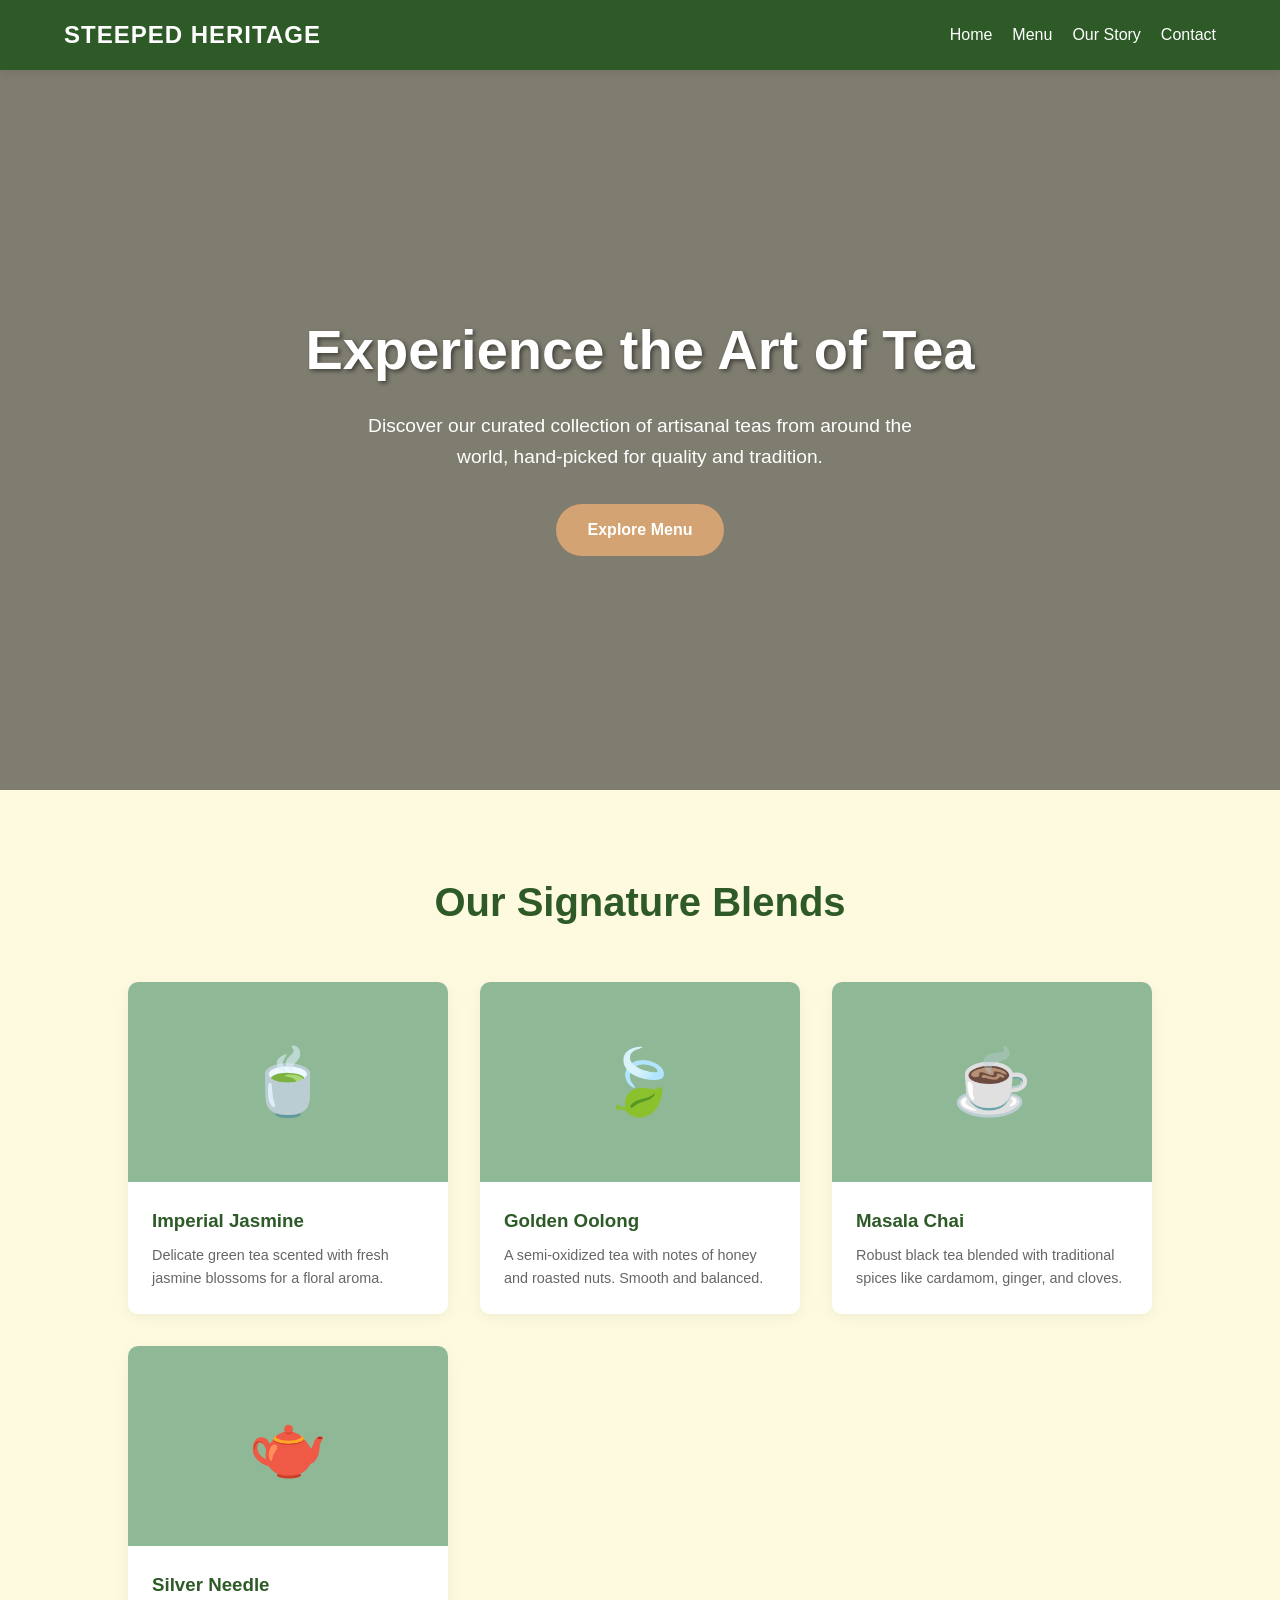
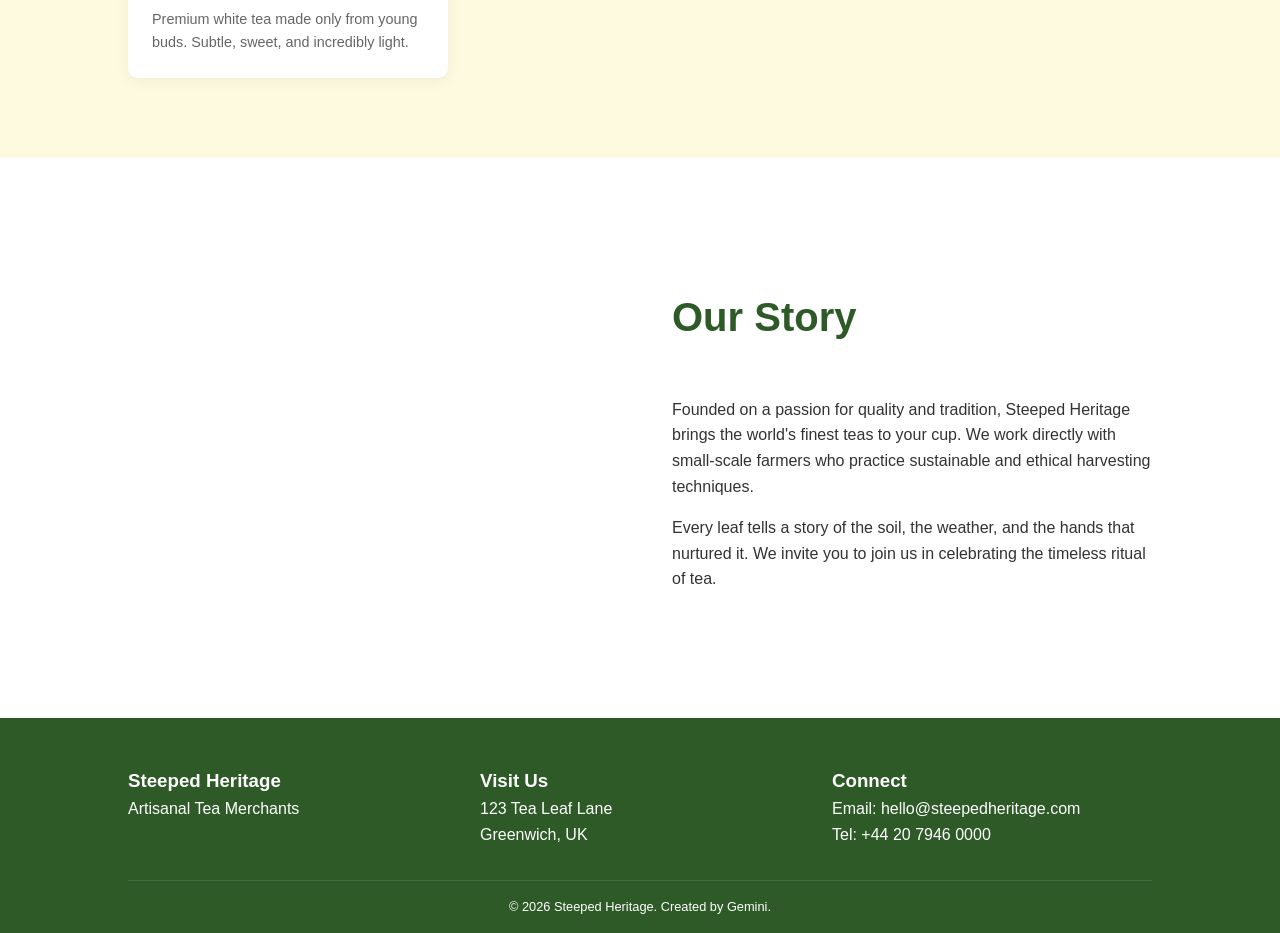
<file: dayal/index.html>
<!DOCTYPE html>
<html lang="en">
<head>
    <meta charset="UTF-8">
    <meta name="viewport" content="width=device-width, initial-scale=1.0">
    <title>Steeped Heritage | Artisanal Tea Shop</title>
    <style>
        :root {
            --primary-color: #2d5a27;
            --secondary-color: #8fb996;
            --accent-color: #d4a373;
            --text-color: #333;
            --light-bg: #fefae0;
            --white: #ffffff;
        }

        * {
            margin: 0;
            padding: 0;
            box-sizing: border-box;
            font-family: 'Segoe UI', Tahoma, Geneva, Verdana, sans-serif;
        }

        body {
            background-color: var(--light-bg);
            color: var(--text-color);
            line-height: 1.6;
        }

        header {
            background-color: var(--primary-color);
            color: var(--white);
            padding: 1rem 5%;
            display: flex;
            justify-content: space-between;
            align-items: center;
            position: sticky;
            top: 0;
            z-index: 1000;
            box-shadow: 0 2px 10px rgba(0,0,0,0.1);
        }

        .logo {
            font-size: 1.5rem;
            font-weight: bold;
            letter-spacing: 1px;
        }

        nav ul {
            display: flex;
            list-style: none;
        }

        nav ul li {
            margin-left: 20px;
        }

        nav ul li a {
            color: var(--white);
            text-decoration: none;
            font-weight: 500;
            transition: color 0.3s;
        }

        nav ul li a:hover {
            color: var(--secondary-color);
        }

        .hero {
            height: 80vh;
            background: linear-gradient(rgba(0,0,0,0.5), rgba(0,0,0,0.5)), url('https://images.unsplash.com/photo-1544787210-2211dca4bc15?ixlib=rb-1.2.1&auto=format&fit=crop&w=1350&q=80');
            background-size: cover;
            background-position: center;
            display: flex;
            flex-direction: column;
            justify-content: center;
            align-items: center;
            text-align: center;
            color: var(--white);
            padding: 0 20px;
        }

        .hero h1 {
            font-size: 3.5rem;
            margin-bottom: 1rem;
            text-shadow: 2px 2px 4px rgba(0,0,0,0.5);
        }

        .hero p {
            font-size: 1.2rem;
            max-width: 600px;
            margin-bottom: 2rem;
        }

        .btn {
            background-color: var(--accent-color);
            color: var(--white);
            padding: 0.8rem 2rem;
            text-decoration: none;
            border-radius: 30px;
            font-weight: bold;
            transition: transform 0.3s, background-color 0.3s;
        }

        .btn:hover {
            background-color: #bc8a5f;
            transform: translateY(-3px);
        }

        .section {
            padding: 5rem 10%;
        }

        .section-title {
            text-align: center;
            margin-bottom: 3rem;
            font-size: 2.5rem;
            color: var(--primary-color);
        }

        .tea-grid {
            display: grid;
            grid-template-columns: repeat(auto-fit, minmax(250px, 1fr));
            gap: 2rem;
        }

        .tea-card {
            background: var(--white);
            border-radius: 10px;
            overflow: hidden;
            box-shadow: 0 4px 15px rgba(0,0,0,0.05);
            transition: transform 0.3s;
        }

        .tea-card:hover {
            transform: scale(1.05);
        }

        .tea-img {
            height: 200px;
            background-color: var(--secondary-color);
            display: flex;
            align-items: center;
            justify-content: center;
            font-size: 4rem;
        }

        .tea-info {
            padding: 1.5rem;
        }

        .tea-info h3 {
            margin-bottom: 0.5rem;
            color: var(--primary-color);
        }

        .tea-info p {
            font-size: 0.9rem;
            color: #666;
        }

        .about {
            background-color: var(--white);
            display: flex;
            align-items: center;
            gap: 4rem;
            flex-wrap: wrap;
        }

        .about-content {
            flex: 1;
            min-width: 300px;
        }

        .about-img {
            flex: 1;
            min-width: 300px;
            height: 400px;
            background: url('https://images.unsplash.com/photo-1594631252845-29fc4586c56c?ixlib=rb-1.2.1&auto=format&fit=crop&w=634&q=80') center/cover;
            border-radius: 20px;
        }

        footer {
            background-color: var(--primary-color);
            color: var(--white);
            padding: 3rem 10% 1rem;
            text-align: center;
        }

        .footer-content {
            display: grid;
            grid-template-columns: repeat(auto-fit, minmax(200px, 1fr));
            gap: 2rem;
            margin-bottom: 2rem;
            text-align: left;
        }

        .footer-bottom {
            border-top: 1px solid rgba(255,255,255,0.1);
            padding-top: 1rem;
            font-size: 0.8rem;
        }

        @media (max-width: 768px) {
            .hero h1 { font-size: 2.5rem; }
            header { flex-direction: column; text-align: center; }
            nav ul { margin-top: 1rem; }
            nav ul li { margin: 0 10px; }
        }
    </style>
</head>
<body>

    <header>
        <div class="logo">STEEPED HERITAGE</div>
        <nav>
            <ul>
                <li><a href="#home">Home</a></li>
                <li><a href="#menu">Menu</a></li>
                <li><a href="#about">Our Story</a></li>
                <li><a href="#contact">Contact</a></li>
            </ul>
        </nav>
    </header>

    <section class="hero" id="home">
        <h1>Experience the Art of Tea</h1>
        <p>Discover our curated collection of artisanal teas from around the world, hand-picked for quality and tradition.</p>
        <a href="#menu" class="btn">Explore Menu</a>
    </section>

    <section class="section" id="menu">
        <h2 class="section-title">Our Signature Blends</h2>
        <div class="tea-grid">
            <div class="tea-card">
                <div class="tea-img">🍵</div>
                <div class="tea-info">
                    <h3>Imperial Jasmine</h3>
                    <p>Delicate green tea scented with fresh jasmine blossoms for a floral aroma.</p>
                </div>
            </div>
            <div class="tea-card">
                <div class="tea-img">🍃</div>
                <div class="tea-info">
                    <h3>Golden Oolong</h3>
                    <p>A semi-oxidized tea with notes of honey and roasted nuts. Smooth and balanced.</p>
                </div>
            </div>
            <div class="tea-card">
                <div class="tea-img">☕</div>
                <div class="tea-info">
                    <h3>Masala Chai</h3>
                    <p>Robust black tea blended with traditional spices like cardamom, ginger, and cloves.</p>
                </div>
            </div>
            <div class="tea-card">
                <div class="tea-img">🫖</div>
                <div class="tea-info">
                    <h3>Silver Needle</h3>
                    <p>Premium white tea made only from young buds. Subtle, sweet, and incredibly light.</p>
                </div>
            </div>
        </div>
    </section>

    <section class="section about" id="about">
        <div class="about-img"></div>
        <div class="about-content">
            <h2 class="section-title" style="text-align: left;">Our Story</h2>
            <p>Founded on a passion for quality and tradition, Steeped Heritage brings the world's finest teas to your cup. We work directly with small-scale farmers who practice sustainable and ethical harvesting techniques.</p>
            <p style="margin-top: 1rem;">Every leaf tells a story of the soil, the weather, and the hands that nurtured it. We invite you to join us in celebrating the timeless ritual of tea.</p>
        </div>
    </section>

    <footer id="contact">
        <div class="footer-content">
            <div>
                <h3>Steeped Heritage</h3>
                <p>Artisanal Tea Merchants</p>
            </div>
            <div>
                <h3>Visit Us</h3>
                <p>123 Tea Leaf Lane</p>
                <p>Greenwich, UK</p>
            </div>
            <div>
                <h3>Connect</h3>
                <p>Email: hello@steepedheritage.com</p>
                <p>Tel: +44 20 7946 0000</p>
            </div>
        </div>
        <div class="footer-bottom">
            <p>&copy; 2026 Steeped Heritage. Created by Gemini.</p>
        </div>
    </footer>

</body>
</html>
</file>
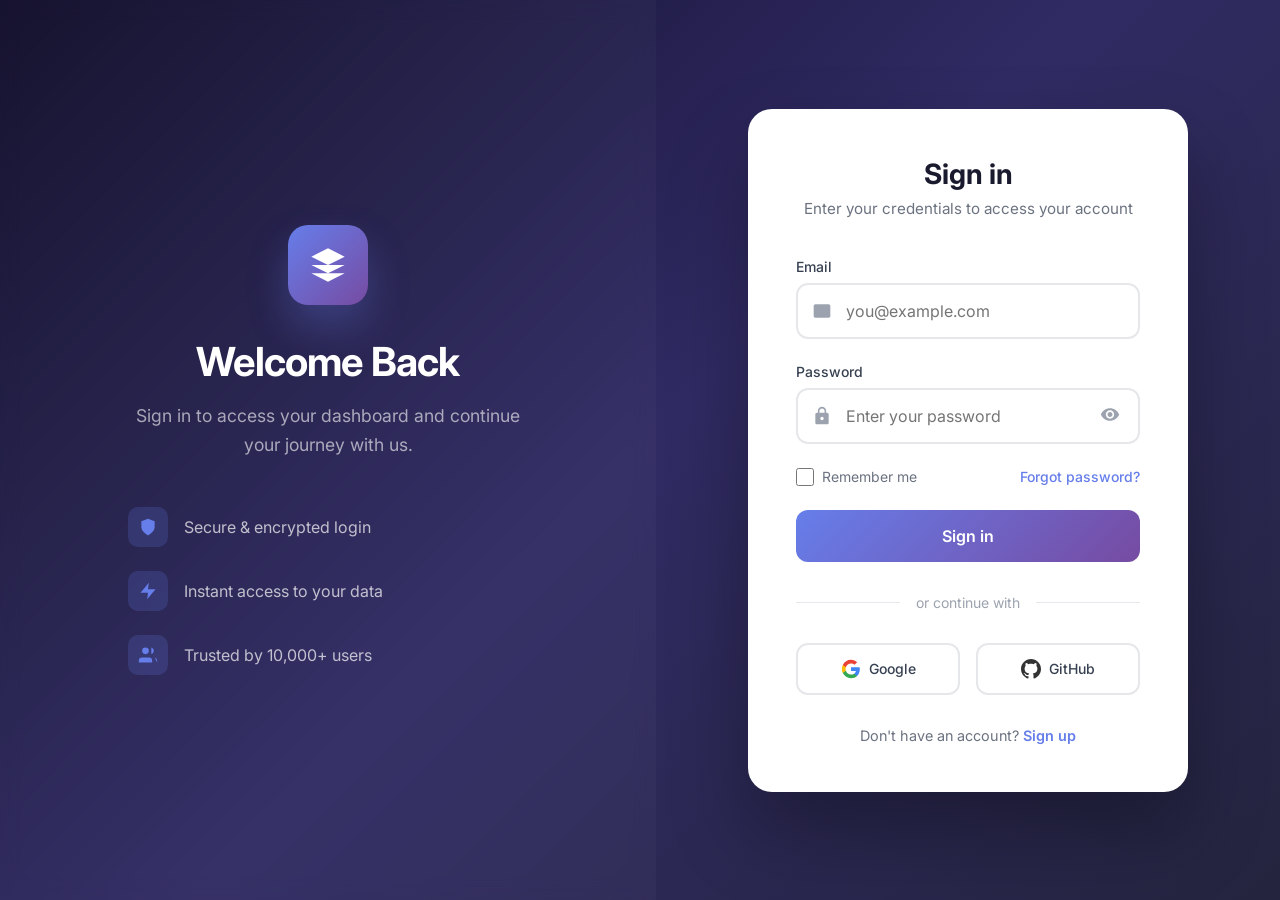
<file: Atosh/login.html>
<!DOCTYPE html>
<html lang="en">
<head>
    <meta charset="UTF-8">
    <meta name="viewport" content="width=device-width, initial-scale=1.0">
    <title>Login</title>
    <style>
        @import url('https://fonts.googleapis.com/css2?family=Inter:wght@300;400;500;600;700&display=swap');

        * {
            margin: 0;
            padding: 0;
            box-sizing: border-box;
        }

        body {
            font-family: 'Inter', sans-serif;
            min-height: 100vh;
            display: flex;
            background: linear-gradient(135deg, #0f0c29 0%, #302b63 50%, #24243e 100%);
        }

        .container {
            display: flex;
            width: 100%;
            min-height: 100vh;
        }

        .left-panel {
            flex: 1;
            display: flex;
            flex-direction: column;
            justify-content: center;
            align-items: center;
            padding: 3rem;
            background: rgba(255, 255, 255, 0.03);
            backdrop-filter: blur(10px);
        }

        .brand {
            text-align: center;
            max-width: 400px;
        }

        .brand-logo {
            width: 80px;
            height: 80px;
            background: linear-gradient(135deg, #667eea 0%, #764ba2 100%);
            border-radius: 20px;
            display: flex;
            align-items: center;
            justify-content: center;
            margin: 0 auto 2rem;
            box-shadow: 0 20px 40px rgba(102, 126, 234, 0.3);
        }

        .brand-logo svg {
            width: 40px;
            height: 40px;
            fill: white;
        }

        .brand h1 {
            color: white;
            font-size: 2.5rem;
            font-weight: 700;
            margin-bottom: 1rem;
            letter-spacing: -0.02em;
        }

        .brand p {
            color: rgba(255, 255, 255, 0.6);
            font-size: 1.1rem;
            line-height: 1.6;
        }

        .features {
            margin-top: 3rem;
            display: flex;
            flex-direction: column;
            gap: 1.5rem;
        }

        .feature {
            display: flex;
            align-items: center;
            gap: 1rem;
            color: rgba(255, 255, 255, 0.7);
        }

        .feature-icon {
            width: 40px;
            height: 40px;
            background: rgba(102, 126, 234, 0.2);
            border-radius: 10px;
            display: flex;
            align-items: center;
            justify-content: center;
        }

        .feature-icon svg {
            width: 20px;
            height: 20px;
            fill: #667eea;
        }

        .right-panel {
            flex: 1;
            display: flex;
            align-items: center;
            justify-content: center;
            padding: 2rem;
        }

        .login-card {
            background: white;
            border-radius: 24px;
            padding: 3rem;
            width: 100%;
            max-width: 440px;
            box-shadow: 0 40px 80px rgba(0, 0, 0, 0.3);
        }

        .login-header {
            text-align: center;
            margin-bottom: 2.5rem;
        }

        .login-header h2 {
            font-size: 1.75rem;
            font-weight: 700;
            color: #1a1a2e;
            margin-bottom: 0.5rem;
        }

        .login-header p {
            color: #6b7280;
            font-size: 0.95rem;
        }

        .form-group {
            margin-bottom: 1.5rem;
        }

        .form-group label {
            display: block;
            font-size: 0.875rem;
            font-weight: 500;
            color: #374151;
            margin-bottom: 0.5rem;
        }

        .input-wrapper {
            position: relative;
        }

        .input-wrapper svg {
            position: absolute;
            left: 1rem;
            top: 50%;
            transform: translateY(-50%);
            width: 20px;
            height: 20px;
            fill: #9ca3af;
            transition: fill 0.3s ease;
        }

        .input-wrapper input {
            width: 100%;
            padding: 1rem 1rem 1rem 3rem;
            border: 2px solid #e5e7eb;
            border-radius: 12px;
            font-size: 1rem;
            font-family: 'Inter', sans-serif;
            transition: all 0.3s ease;
            outline: none;
        }

        .input-wrapper input:focus {
            border-color: #667eea;
            box-shadow: 0 0 0 4px rgba(102, 126, 234, 0.1);
        }

        .input-wrapper input:focus + svg,
        .input-wrapper:hover input + svg {
            fill: #667eea;
        }

        .password-toggle {
            position: absolute;
            right: 1rem;
            top: 50%;
            transform: translateY(-50%);
            background: none;
            border: none;
            cursor: pointer;
            padding: 0.25rem;
        }

        .password-toggle svg {
            position: static;
            transform: none;
            width: 20px;
            height: 20px;
            fill: #9ca3af;
        }

        .password-toggle:hover svg {
            fill: #667eea;
        }

        .form-options {
            display: flex;
            justify-content: space-between;
            align-items: center;
            margin-bottom: 1.5rem;
        }

        .remember-me {
            display: flex;
            align-items: center;
            gap: 0.5rem;
        }

        .remember-me input[type="checkbox"] {
            width: 18px;
            height: 18px;
            border-radius: 5px;
            border: 2px solid #d1d5db;
            cursor: pointer;
            accent-color: #667eea;
        }

        .remember-me span {
            font-size: 0.875rem;
            color: #6b7280;
        }

        .forgot-password {
            font-size: 0.875rem;
            color: #667eea;
            text-decoration: none;
            font-weight: 500;
            transition: color 0.3s ease;
        }

        .forgot-password:hover {
            color: #764ba2;
        }

        .login-btn {
            width: 100%;
            padding: 1rem;
            background: linear-gradient(135deg, #667eea 0%, #764ba2 100%);
            color: white;
            border: none;
            border-radius: 12px;
            font-size: 1rem;
            font-weight: 600;
            font-family: 'Inter', sans-serif;
            cursor: pointer;
            transition: all 0.3s ease;
            position: relative;
            overflow: hidden;
        }

        .login-btn:hover {
            transform: translateY(-2px);
            box-shadow: 0 10px 30px rgba(102, 126, 234, 0.4);
        }

        .login-btn:active {
            transform: translateY(0);
        }

        .login-btn.loading {
            pointer-events: none;
        }

        .login-btn.loading .btn-text {
            opacity: 0;
        }

        .login-btn .spinner {
            position: absolute;
            top: 50%;
            left: 50%;
            transform: translate(-50%, -50%);
            width: 24px;
            height: 24px;
            border: 3px solid rgba(255, 255, 255, 0.3);
            border-top-color: white;
            border-radius: 50%;
            opacity: 0;
            animation: spin 0.8s linear infinite;
        }

        .login-btn.loading .spinner {
            opacity: 1;
        }

        @keyframes spin {
            to { transform: translate(-50%, -50%) rotate(360deg); }
        }

        .divider {
            display: flex;
            align-items: center;
            margin: 2rem 0;
            color: #9ca3af;
            font-size: 0.875rem;
        }

        .divider::before,
        .divider::after {
            content: '';
            flex: 1;
            height: 1px;
            background: #e5e7eb;
        }

        .divider span {
            padding: 0 1rem;
        }

        .social-login {
            display: flex;
            gap: 1rem;
        }

        .social-btn {
            flex: 1;
            padding: 0.875rem;
            border: 2px solid #e5e7eb;
            border-radius: 12px;
            background: white;
            cursor: pointer;
            display: flex;
            align-items: center;
            justify-content: center;
            gap: 0.5rem;
            transition: all 0.3s ease;
            font-family: 'Inter', sans-serif;
            font-size: 0.875rem;
            font-weight: 500;
            color: #374151;
        }

        .social-btn:hover {
            border-color: #667eea;
            background: rgba(102, 126, 234, 0.05);
        }

        .social-btn svg {
            width: 20px;
            height: 20px;
        }

        .signup-link {
            text-align: center;
            margin-top: 2rem;
            color: #6b7280;
            font-size: 0.9rem;
        }

        .signup-link a {
            color: #667eea;
            text-decoration: none;
            font-weight: 600;
        }

        .signup-link a:hover {
            text-decoration: underline;
        }

        .error-message {
            background: #fef2f2;
            color: #dc2626;
            padding: 0.75rem 1rem;
            border-radius: 8px;
            font-size: 0.875rem;
            margin-bottom: 1rem;
            display: none;
            align-items: center;
            gap: 0.5rem;
        }

        .error-message.show {
            display: flex;
        }

        .error-message svg {
            width: 18px;
            height: 18px;
            fill: #dc2626;
            flex-shrink: 0;
        }

        @media (max-width: 1024px) {
            .left-panel {
                display: none;
            }

            .right-panel {
                flex: 1;
            }
        }

        @media (max-width: 480px) {
            .login-card {
                padding: 2rem 1.5rem;
                border-radius: 20px;
            }

            .brand h1 {
                font-size: 2rem;
            }

            .form-options {
                flex-direction: column;
                gap: 1rem;
                align-items: flex-start;
            }

            .social-login {
                flex-direction: column;
            }
        }
    </style>
</head>
<body>
    <div class="container">
        <div class="left-panel">
            <div class="brand">
                <div class="brand-logo">
                    <svg viewBox="0 0 24 24"><path d="M12 2L2 7l10 5 10-5-10-5zM2 17l10 5 10-5M2 12l10 5 10-5"/></svg>
                </div>
                <h1>Welcome Back</h1>
                <p>Sign in to access your dashboard and continue your journey with us.</p>
                <div class="features">
                    <div class="feature">
                        <div class="feature-icon">
                            <svg viewBox="0 0 24 24"><path d="M12 22s8-4 8-10V5l-8-3-8 3v7c0 6 8 10 8 10z"/></svg>
                        </div>
                        <span>Secure & encrypted login</span>
                    </div>
                    <div class="feature">
                        <div class="feature-icon">
                            <svg viewBox="0 0 24 24"><path d="M13 2L3 14h9l-1 8 10-12h-9l1-8z"/></svg>
                        </div>
                        <span>Instant access to your data</span>
                    </div>
                    <div class="feature">
                        <div class="feature-icon">
                            <svg viewBox="0 0 24 24"><path d="M17 21v-2a4 4 0 0 0-4-4H5a4 4 0 0 0-4 4v2"/><circle cx="9" cy="7" r="4"/><path d="M23 21v-2a4 4 0 0 0-3-3.87"/><path d="M16 3.13a4 4 0 0 1 0 7.75"/></svg>
                        </div>
                        <span>Trusted by 10,000+ users</span>
                    </div>
                </div>
            </div>
        </div>

        <div class="right-panel">
            <div class="login-card">
                <div class="login-header">
                    <h2>Sign in</h2>
                    <p>Enter your credentials to access your account</p>
                </div>

                <div class="error-message" id="errorMessage">
                    <svg viewBox="0 0 24 24"><path d="M12 22C6.477 22 2 17.523 2 12S6.477 2 12 2s10 4.477 10 10-4.477 10-10 10zm-1-7v2h2v-2h-2zm0-8v6h2V7h-2z"/></svg>
                    <span id="errorText">Invalid email or password</span>
                </div>

                <form id="loginForm">
                    <div class="form-group">
                        <label for="email">Email</label>
                        <div class="input-wrapper">
                            <input type="email" id="email" placeholder="you@example.com" required>
                            <svg viewBox="0 0 24 24"><path d="M4 4h16c1.1 0 2 .9 2 2v12c0 1.1-.9 2-2 2H4c-1.1 0-2-.9-2-2V6c0-1.1.9-2 2-2zm16 2l-8 5-8-5V6l8 5 8-5v2z"/></svg>
                        </div>
                    </div>

                    <div class="form-group">
                        <label for="password">Password</label>
                        <div class="input-wrapper">
                            <input type="password" id="password" placeholder="Enter your password" required>
                            <svg viewBox="0 0 24 24"><path d="M18 8h-1V6c0-2.76-2.24-5-5-5S7 3.24 7 6v2H6c-1.1 0-2 .9-2 2v10c0 1.1.9 2 2 2h12c1.1 0 2-.9 2-2V10c0-1.1-.9-2-2-2zm-6 9c-1.1 0-2-.9-2-2s.9-2 2-2 2 .9 2 2-.9 2-2 2zm3.1-9H8.9V6c0-1.71 1.39-3.1 3.1-3.1 1.71 0 3.1 1.39 3.1 3.1v2z"/></svg>
                            <button type="button" class="password-toggle" id="togglePassword">
                                <svg class="eye-open" viewBox="0 0 24 24"><path d="M12 4.5C7 4.5 2.73 7.61 1 12c1.73 4.39 6 7.5 11 7.5s9.27-3.11 11-7.5c-1.73-4.39-6-7.5-11-7.5zM12 17c-2.76 0-5-2.24-5-5s2.24-5 5-5 5 2.24 5 5-2.24 5-5 5zm0-8c-1.66 0-3 1.34-3 3s1.34 3 3 3 3-1.34 3-3-1.34-3-3-3z"/></svg>
                                <svg class="eye-closed" style="display:none" viewBox="0 0 24 24"><path d="M12 7c2.76 0 5 2.24 5 5 0 .65-.13 1.26-.36 1.83l2.92 2.92c1.51-1.26 2.7-2.89 3.43-4.75-1.73-4.39-6-7.5-11-7.5-1.4 0-2.74.25-3.98.7l2.16 2.16C10.74 7.13 11.35 7 12 7zM2 4.27l2.28 2.28.46.46C3.08 8.3 1.78 10.02 1 12c1.73 4.39 6 7.5 11 7.5 1.55 0 3.03-.3 4.38-.84l.42.42L19.73 22 21 20.73 3.27 3 2 4.27zM7.53 9.8l1.55 1.55c-.05.21-.08.43-.08.65 0 1.66 1.34 3 3 3 .22 0 .44-.03.65-.08l1.55 1.55c-.67.33-1.41.53-2.2.53-2.76 0-5-2.24-5-5 0-.79.2-1.53.53-2.2zm4.31-.78l3.15 3.15.02-.16c0-1.66-1.34-3-3-3l-.17.01z"/></svg>
                            </button>
                        </div>
                    </div>

                    <div class="form-options">
                        <div class="remember-me">
                            <input type="checkbox" id="remember">
                            <span>Remember me</span>
                        </div>
                        <a href="#" class="forgot-password">Forgot password?</a>
                    </div>

                    <button type="submit" class="login-btn">
                        <span class="btn-text">Sign in</span>
                        <div class="spinner"></div>
                    </button>
                </form>

                <div class="divider"><span>or continue with</span></div>

                <div class="social-login">
                    <button class="social-btn">
                        <svg viewBox="0 0 24 24"><path d="M22.56 12.25c0-.78-.07-1.53-.2-2.25H12v4.26h5.92c-.26 1.37-1.04 2.53-2.21 3.31v2.77h3.57c2.08-1.92 3.28-4.74 3.28-8.09z" fill="#4285F4"/><path d="M12 23c2.97 0 5.46-.98 7.28-2.66l-3.57-2.77c-.98.66-2.23 1.06-3.71 1.06-2.86 0-5.29-1.93-6.16-4.53H2.18v2.84C3.99 20.53 7.7 23 12 23z" fill="#34A853"/><path d="M5.84 14.09c-.22-.66-.35-1.36-.35-2.09s.13-1.43.35-2.09V7.07H2.18C1.43 8.55 1 10.22 1 12s.43 3.45 1.18 4.93l2.85-2.22.81-.62z" fill="#FBBC05"/><path d="M12 5.38c1.62 0 3.06.56 4.21 1.64l3.15-3.15C17.45 2.09 14.97 1 12 1 7.7 1 3.99 3.47 2.18 7.07l3.66 2.84c.87-2.6 3.3-4.53 6.16-4.53z" fill="#EA4335"/></svg>
                        Google
                    </button>
                    <button class="social-btn">
                        <svg viewBox="0 0 24 24"><path d="M12 0c-6.626 0-12 5.373-12 12 0 5.302 3.438 9.8 8.207 11.387.599.111.793-.261.793-.577v-2.234c-3.338.726-4.033-1.416-4.033-1.416-.546-1.387-1.333-1.756-1.333-1.756-1.089-.745.083-.729.083-.729 1.205.084 1.839 1.237 1.839 1.237 1.07 1.834 2.807 1.304 3.492.997.107-.775.418-1.305.762-1.604-2.665-.305-5.467-1.334-5.467-5.931 0-1.311.469-2.381 1.236-3.221-.124-.303-.535-1.524.117-3.176 0 0 1.008-.322 3.301 1.23.957-.266 1.983-.399 3.003-.404 1.02.005 2.047.138 3.006.404 2.291-1.552 3.297-1.23 3.297-1.23.653 1.653.242 2.874.118 3.176.77.84 1.235 1.911 1.235 3.221 0 4.609-2.807 5.624-5.479 5.921.43.372.823 1.102.823 2.222v3.293c0 .319.192.694.801.576 4.765-1.589 8.199-6.086 8.199-11.386 0-6.627-5.373-12-12-12z" fill="#333"/></svg>
                        GitHub
                    </button>
                </div>

                <div class="signup-link">
                    Don't have an account? <a href="#">Sign up</a>
                </div>
            </div>
        </div>
    </div>

    <script>
        const loginForm = document.getElementById('loginForm');
        const togglePassword = document.getElementById('togglePassword');
        const passwordInput = document.getElementById('password');
        const loginBtn = document.querySelector('.login-btn');
        const errorMessage = document.getElementById('errorMessage');

        togglePassword.addEventListener('click', () => {
            const type = passwordInput.type === 'password' ? 'text' : 'password';
            passwordInput.type = type;
            
            const eyeOpen = togglePassword.querySelector('.eye-open');
            const eyeClosed = togglePassword.querySelector('.eye-closed');
            
            if (type === 'text') {
                eyeOpen.style.display = 'none';
                eyeClosed.style.display = 'block';
            } else {
                eyeOpen.style.display = 'block';
                eyeClosed.style.display = 'none';
            }
        });

        loginForm.addEventListener('submit', async (e) => {
            e.preventDefault();
            
            errorMessage.classList.remove('show');
            loginBtn.classList.add('loading');
            
            const email = document.getElementById('email').value;
            const password = document.getElementById('password').value;
            
            await new Promise(resolve => setTimeout(resolve, 2000));
            
            if (email && password) {
                alert('Login successful!');
                loginBtn.classList.remove('loading');
            } else {
                errorMessage.classList.add('show');
                document.getElementById('errorText').textContent = 'Please fill in all fields';
                loginBtn.classList.remove('loading');
            }
        });

        const inputs = document.querySelectorAll('input');
        inputs.forEach(input => {
            input.addEventListener('focus', () => {
                input.parentElement.classList.add('focused');
            });
            input.addEventListener('blur', () => {
                input.parentElement.classList.remove('focused');
            });
        });
    </script>
</body>
</html>
</file>
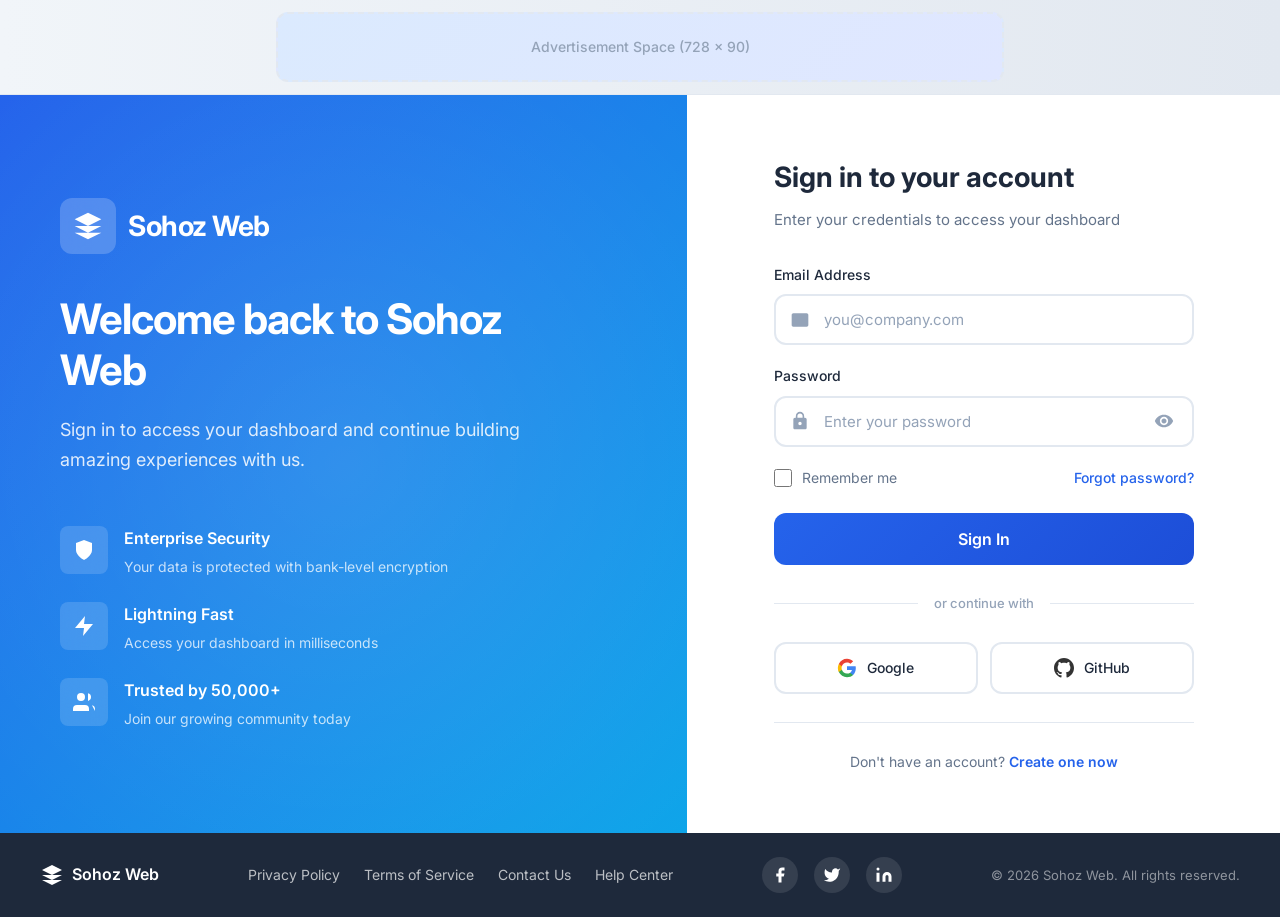
<file: noman/login.html>
<!DOCTYPE html>
<html lang="en">
<head>
    <meta charset="UTF-8">
    <meta name="viewport" content="width=device-width, initial-scale=1.0">
    <title>Sohoz Web - Sign In</title>
    <link rel="preconnect" href="https://fonts.googleapis.com">
    <link rel="preconnect" href="https://fonts.gstatic.com" crossorigin>
    <link href="https://fonts.googleapis.com/css2?family=Inter:wght@300;400;500;600;700&display=swap" rel="stylesheet">
    <style>
        :root {
            --primary: #2563EB;
            --primary-dark: #1D4ED8;
            --primary-light: #3B82F6;
            --accent: #0EA5E9;
            --bg-start: #F8FAFC;
            --bg-end: #EEF2FF;
            --card-bg: #FFFFFF;
            --text-primary: #1E293B;
            --text-secondary: #64748B;
            --text-muted: #94A3B8;
            --border: #E2E8F0;
            --border-focus: #2563EB;
            --success: #10B981;
            --error: #EF4444;
            --shadow-sm: 0 1px 2px rgba(0, 0, 0, 0.05);
            --shadow-md: 0 4px 6px -1px rgba(0, 0, 0, 0.1), 0 2px 4px -2px rgba(0, 0, 0, 0.1);
            --shadow-lg: 0 10px 15px -3px rgba(0, 0, 0, 0.1), 0 4px 6px -4px rgba(0, 0, 0, 0.1);
            --shadow-xl: 0 20px 25px -5px rgba(0, 0, 0, 0.1), 0 8px 10px -6px rgba(0, 0, 0, 0.1);
            --radius-sm: 8px;
            --radius-md: 12px;
            --radius-lg: 16px;
            --radius-xl: 24px;
        }

        * {
            margin: 0;
            padding: 0;
            box-sizing: border-box;
        }

        body {
            font-family: 'Inter', -apple-system, BlinkMacSystemFont, 'Segoe UI', sans-serif;
            min-height: 100vh;
            background: linear-gradient(135deg, var(--bg-start) 0%, var(--bg-end) 100%);
            color: var(--text-primary);
            line-height: 1.6;
        }

        .ad-banner {
            background: linear-gradient(90deg, #F1F5F9 0%, #E2E8F0 100%);
            border-bottom: 1px solid var(--border);
            padding: 12px 20px;
            text-align: center;
            display: flex;
            align-items: center;
            justify-content: center;
            min-height: 90px;
        }

        .ad-placeholder {
            max-width: 728px;
            width: 100%;
            height: 70px;
            background: linear-gradient(135deg, #DBEAFE 0%, #E0E7FF 100%);
            border: 2px dashed var(--border);
            border-radius: var(--radius-md);
            display: flex;
            align-items: center;
            justify-content: center;
            color: var(--text-muted);
            font-size: 14px;
            font-weight: 500;
        }

        .main-container {
            display: flex;
            min-height: calc(100vh - 90px - 80px);
        }

        .branding-panel {
            flex: 1.2;
            background: linear-gradient(135deg, var(--primary) 0%, var(--accent) 100%);
            padding: 60px;
            display: flex;
            flex-direction: column;
            justify-content: center;
            position: relative;
            overflow: hidden;
        }

        .branding-panel::before {
            content: '';
            position: absolute;
            top: -50%;
            left: -50%;
            width: 200%;
            height: 200%;
            background: radial-gradient(circle, rgba(255,255,255,0.1) 0%, transparent 50%);
            animation: pulse 15s ease-in-out infinite;
        }

        @keyframes pulse {
            0%, 100% { transform: scale(1); opacity: 0.5; }
            50% { transform: scale(1.1); opacity: 0.3; }
        }

        .branding-content {
            position: relative;
            z-index: 1;
            max-width: 500px;
        }

        .brand-logo {
            display: flex;
            align-items: center;
            gap: 12px;
            margin-bottom: 40px;
        }

        .logo-icon {
            width: 56px;
            height: 56px;
            background: rgba(255, 255, 255, 0.2);
            border-radius: var(--radius-md);
            display: flex;
            align-items: center;
            justify-content: center;
            backdrop-filter: blur(10px);
        }

        .logo-icon svg {
            width: 32px;
            height: 32px;
            fill: white;
        }

        .brand-name {
            font-size: 28px;
            font-weight: 700;
            color: white;
            letter-spacing: -0.5px;
        }

        .branding-title {
            font-size: 42px;
            font-weight: 700;
            color: white;
            line-height: 1.2;
            margin-bottom: 20px;
            letter-spacing: -1px;
        }

        .branding-subtitle {
            font-size: 18px;
            color: rgba(255, 255, 255, 0.85);
            margin-bottom: 50px;
            line-height: 1.7;
        }

        .features-list {
            display: flex;
            flex-direction: column;
            gap: 24px;
        }

        .feature-item {
            display: flex;
            align-items: flex-start;
            gap: 16px;
        }

        .feature-icon {
            width: 48px;
            height: 48px;
            background: rgba(255, 255, 255, 0.15);
            border-radius: var(--radius-sm);
            display: flex;
            align-items: center;
            justify-content: center;
            flex-shrink: 0;
            backdrop-filter: blur(10px);
        }

        .feature-icon svg {
            width: 24px;
            height: 24px;
            fill: white;
        }

        .feature-text h4 {
            font-size: 16px;
            font-weight: 600;
            color: white;
            margin-bottom: 4px;
        }

        .feature-text p {
            font-size: 14px;
            color: rgba(255, 255, 255, 0.75);
        }

        .form-panel {
            flex: 1;
            padding: 60px;
            display: flex;
            align-items: center;
            justify-content: center;
            background: var(--card-bg);
        }

        .login-card {
            width: 100%;
            max-width: 420px;
        }

        .login-header {
            margin-bottom: 32px;
        }

        .login-header h2 {
            font-size: 28px;
            font-weight: 700;
            color: var(--text-primary);
            margin-bottom: 8px;
        }

        .login-header p {
            color: var(--text-secondary);
            font-size: 15px;
        }

        .form-group {
            margin-bottom: 20px;
        }

        .form-label {
            display: block;
            font-size: 14px;
            font-weight: 500;
            color: var(--text-primary);
            margin-bottom: 8px;
        }

        .input-wrapper {
            position: relative;
        }

        .input-icon {
            position: absolute;
            left: 16px;
            top: 50%;
            transform: translateY(-50%);
            width: 20px;
            height: 20px;
            fill: var(--text-muted);
            transition: fill 0.3s ease;
        }

        .input-wrapper input {
            width: 100%;
            padding: 14px 48px;
            border: 2px solid var(--border);
            border-radius: var(--radius-md);
            font-size: 15px;
            font-family: inherit;
            color: var(--text-primary);
            background: var(--card-bg);
            transition: all 0.3s ease;
            outline: none;
        }

        .input-wrapper input::placeholder {
            color: var(--text-muted);
        }

        .input-wrapper input:focus {
            border-color: var(--primary);
            box-shadow: 0 0 0 4px rgba(37, 99, 235, 0.1);
        }

        .input-wrapper input:focus ~ .input-icon {
            fill: var(--primary);
        }

        .input-wrapper:focus-within .input-icon {
            fill: var(--primary);
        }

        .password-toggle {
            position: absolute;
            right: 16px;
            top: 50%;
            transform: translateY(-50%);
            background: none;
            border: none;
            cursor: pointer;
            padding: 4px;
            display: flex;
            align-items: center;
            justify-content: center;
        }

        .password-toggle svg {
            width: 20px;
            height: 20px;
            fill: var(--text-muted);
            transition: fill 0.3s ease;
        }

        .password-toggle:hover svg {
            fill: var(--primary);
        }

        .form-options {
            display: flex;
            justify-content: space-between;
            align-items: center;
            margin-bottom: 24px;
        }

        .checkbox-wrapper {
            display: flex;
            align-items: center;
            gap: 10px;
            cursor: pointer;
        }

        .checkbox-wrapper input[type="checkbox"] {
            width: 18px;
            height: 18px;
            border: 2px solid var(--border);
            border-radius: 4px;
            cursor: pointer;
            accent-color: var(--primary);
        }

        .checkbox-wrapper span {
            font-size: 14px;
            color: var(--text-secondary);
        }

        .forgot-link {
            font-size: 14px;
            color: var(--primary);
            text-decoration: none;
            font-weight: 500;
            transition: color 0.3s ease;
        }

        .forgot-link:hover {
            color: var(--primary-dark);
            text-decoration: underline;
        }

        .btn-login {
            width: 100%;
            padding: 16px 24px;
            background: linear-gradient(135deg, var(--primary) 0%, var(--primary-dark) 100%);
            color: white;
            border: none;
            border-radius: var(--radius-md);
            font-size: 16px;
            font-weight: 600;
            font-family: inherit;
            cursor: pointer;
            transition: all 0.3s ease;
            position: relative;
            overflow: hidden;
            display: flex;
            align-items: center;
            justify-content: center;
            gap: 8px;
        }

        .btn-login:hover {
            transform: translateY(-2px);
            box-shadow: 0 10px 30px rgba(37, 99, 235, 0.35);
        }

        .btn-login:active {
            transform: translateY(0);
        }

        .btn-login:disabled {
            opacity: 0.7;
            cursor: not-allowed;
            transform: none;
        }

        .btn-login .spinner {
            width: 20px;
            height: 20px;
            border: 2px solid rgba(255, 255, 255, 0.3);
            border-top-color: white;
            border-radius: 50%;
            animation: spin 0.8s linear infinite;
            display: none;
        }

        .btn-login.loading .btn-text {
            display: none;
        }

        .btn-login.loading .spinner {
            display: block;
        }

        @keyframes spin {
            to { transform: rotate(360deg); }
        }

        .divider {
            display: flex;
            align-items: center;
            margin: 28px 0;
            gap: 16px;
        }

        .divider::before,
        .divider::after {
            content: '';
            flex: 1;
            height: 1px;
            background: var(--border);
        }

        .divider span {
            font-size: 13px;
            color: var(--text-muted);
            font-weight: 500;
        }

        .social-buttons {
            display: flex;
            gap: 12px;
        }

        .btn-social {
            flex: 1;
            padding: 14px 16px;
            border: 2px solid var(--border);
            border-radius: var(--radius-md);
            background: var(--card-bg);
            font-size: 14px;
            font-weight: 500;
            font-family: inherit;
            color: var(--text-primary);
            cursor: pointer;
            display: flex;
            align-items: center;
            justify-content: center;
            gap: 10px;
            transition: all 0.3s ease;
        }

        .btn-social:hover {
            border-color: var(--primary);
            background: rgba(37, 99, 235, 0.02);
        }

        .btn-social svg {
            width: 20px;
            height: 20px;
        }

        .signup-prompt {
            text-align: center;
            margin-top: 28px;
            padding-top: 28px;
            border-top: 1px solid var(--border);
        }

        .signup-prompt p {
            font-size: 14px;
            color: var(--text-secondary);
        }

        .signup-prompt a {
            color: var(--primary);
            text-decoration: none;
            font-weight: 600;
        }

        .signup-prompt a:hover {
            text-decoration: underline;
        }

        .alert {
            padding: 14px 16px;
            border-radius: var(--radius-sm);
            font-size: 14px;
            margin-bottom: 20px;
            display: flex;
            align-items: center;
            gap: 12px;
            display: none;
        }

        .alert.show {
            display: flex;
        }

        .alert-error {
            background: #FEF2F2;
            color: var(--error);
            border: 1px solid #FECACA;
        }

        .alert-success {
            background: #ECFDF5;
            color: var(--success);
            border: 1px solid #A7F3D0;
        }

        .alert svg {
            width: 20px;
            height: 20px;
            flex-shrink: 0;
        }

        footer {
            background: var(--text-primary);
            color: white;
            padding: 24px;
        }

        .footer-content {
            max-width: 1200px;
            margin: 0 auto;
            display: flex;
            justify-content: space-between;
            align-items: center;
            flex-wrap: wrap;
            gap: 16px;
        }

        .footer-brand {
            display: flex;
            align-items: center;
            gap: 8px;
        }

        .footer-brand svg {
            width: 24px;
            height: 24px;
            fill: white;
        }

        .footer-brand span {
            font-size: 16px;
            font-weight: 600;
        }

        .footer-links {
            display: flex;
            gap: 24px;
        }

        .footer-links a {
            color: rgba(255, 255, 255, 0.7);
            text-decoration: none;
            font-size: 14px;
            transition: color 0.3s ease;
        }

        .footer-links a:hover {
            color: white;
        }

        .footer-copyright {
            font-size: 13px;
            color: rgba(255, 255, 255, 0.5);
        }

        .footer-social {
            display: flex;
            gap: 16px;
        }

        .footer-social a {
            width: 36px;
            height: 36px;
            background: rgba(255, 255, 255, 0.1);
            border-radius: 50%;
            display: flex;
            align-items: center;
            justify-content: center;
            transition: background 0.3s ease;
        }

        .footer-social a:hover {
            background: rgba(255, 255, 255, 0.2);
        }

        .footer-social svg {
            width: 18px;
            height: 18px;
            fill: white;
        }

        @media (max-width: 1024px) {
            .branding-panel {
                display: none;
            }

            .form-panel {
                padding: 40px 24px;
            }

            .main-container {
                min-height: calc(100vh - 90px - 80px);
            }
        }

        @media (max-width: 640px) {
            .ad-banner {
                padding: 10px 16px;
                min-height: 70px;
            }

            .ad-placeholder {
                height: 50px;
                font-size: 12px;
            }

            .login-card {
                max-width: 100%;
            }

            .login-header h2 {
                font-size: 24px;
            }

            .form-options {
                flex-direction: column;
                align-items: flex-start;
                gap: 12px;
            }

            .social-buttons {
                flex-direction: column;
            }

            .footer-content {
                flex-direction: column;
                text-align: center;
            }

            .footer-links {
                flex-wrap: wrap;
                justify-content: center;
            }
        }
    </style>
</head>
<body>
    <div class="ad-banner">
        <div class="ad-placeholder">
            <span>Advertisement Space (728 x 90)</span>
        </div>
    </div>

    <div class="main-container">
        <div class="branding-panel">
            <div class="branding-content">
                <div class="brand-logo">
                    <div class="logo-icon">
                        <svg viewBox="0 0 24 24"><path d="M12 2L2 7l10 5 10-5-10-5zM2 17l10 5 10-5M2 12l10 5 10-5"/></svg>
                    </div>
                    <span class="brand-name">Sohoz Web</span>
                </div>

                <h1 class="branding-title">Welcome back to Sohoz Web</h1>
                <p class="branding-subtitle">Sign in to access your dashboard and continue building amazing experiences with us.</p>

                <div class="features-list">
                    <div class="feature-item">
                        <div class="feature-icon">
                            <svg viewBox="0 0 24 24"><path d="M12 22s8-4 8-10V5l-8-3-8 3v7c0 6 8 10 8 10z"/></svg>
                        </div>
                        <div class="feature-text">
                            <h4>Enterprise Security</h4>
                            <p>Your data is protected with bank-level encryption</p>
                        </div>
                    </div>
                    <div class="feature-item">
                        <div class="feature-icon">
                            <svg viewBox="0 0 24 24"><path d="M13 2L3 14h9l-1 8 10-12h-9l1-8z"/></svg>
                        </div>
                        <div class="feature-text">
                            <h4>Lightning Fast</h4>
                            <p>Access your dashboard in milliseconds</p>
                        </div>
                    </div>
                    <div class="feature-item">
                        <div class="feature-icon">
                            <svg viewBox="0 0 24 24"><path d="M17 21v-2a4 4 0 0 0-4-4H5a4 4 0 0 0-4 4v2"/><circle cx="9" cy="7" r="4"/><path d="M23 21v-2a4 4 0 0 0-3-3.87"/><path d="M16 3.13a4 4 0 0 1 0 7.75"/></svg>
                        </div>
                        <div class="feature-text">
                            <h4>Trusted by 50,000+</h4>
                            <p>Join our growing community today</p>
                        </div>
                    </div>
                </div>
            </div>
        </div>

        <div class="form-panel">
            <div class="login-card">
                <div class="login-header">
                    <h2>Sign in to your account</h2>
                    <p>Enter your credentials to access your dashboard</p>
                </div>

                <div class="alert alert-error" id="errorAlert">
                    <svg viewBox="0 0 24 24"><path d="M12 22C6.477 22 2 17.523 2 12S6.477 2 12 2s10 4.477 10 10-4.477 10-10 10zm-1-7v2h2v-2h-2zm0-8v6h2V7h-2z"/></svg>
                    <span id="errorText">Invalid email or password. Please try again.</span>
                </div>

                <form id="loginForm" novalidate>
                    <div class="form-group">
                        <label class="form-label" for="email">Email Address</label>
                        <div class="input-wrapper">
                            <input type="email" id="email" placeholder="you@company.com" required>
                            <svg class="input-icon" viewBox="0 0 24 24"><path d="M4 4h16c1.1 0 2 .9 2 2v12c0 1.1-.9 2-2 2H4c-1.1 0-2-.9-2-2V6c0-1.1.9-2 2-2zm16 2l-8 5-8-5V6l8 5 8-5v2z"/></svg>
                        </div>
                    </div>

                    <div class="form-group">
                        <label class="form-label" for="password">Password</label>
                        <div class="input-wrapper">
                            <input type="password" id="password" placeholder="Enter your password" required>
                            <svg class="input-icon" viewBox="0 0 24 24"><path d="M18 8h-1V6c0-2.76-2.24-5-5-5S7 3.24 7 6v2H6c-1.1 0-2 .9-2 2v10c0 1.1.9 2 2 2h12c1.1 0 2-.9 2-2V10c0-1.1-.9-2-2-2zm-6 9c-1.1 0-2-.9-2-2s.9-2 2-2 2 .9 2 2-.9 2-2 2zm3.1-9H8.9V6c0-1.71 1.39-3.1 3.1-3.1 1.71 0 3.1 1.39 3.1 3.1v2z"/></svg>
                            <button type="button" class="password-toggle" id="togglePassword" aria-label="Toggle password visibility">
                                <svg class="eye-open" viewBox="0 0 24 24"><path d="M12 4.5C7 4.5 2.73 7.61 1 12c1.73 4.39 6 7.5 11 7.5s9.27-3.11 11-7.5c-1.73-4.39-6-7.5-11-7.5zM12 17c-2.76 0-5-2.24-5-5s2.24-5 5-5 5 2.24 5 5-2.24 5-5 5zm0-8c-1.66 0-3 1.34-3 3s1.34 3 3 3 3-1.34 3-3-1.34-3-3-3z"/></svg>
                                <svg class="eye-closed" style="display:none" viewBox="0 0 24 24"><path d="M12 7c2.76 0 5 2.24 5 5 0 .65-.13 1.26-.36 1.83l2.92 2.92c1.51-1.26 2.7-2.89 3.43-4.75-1.73-4.39-6-7.5-11-7.5-1.4 0-2.74.25-3.98.7l2.16 2.16C10.74 7.13 11.35 7 12 7zM2 4.27l2.28 2.28.46.46C3.08 8.3 1.78 10.02 1 12c1.73 4.39 6 7.5 11 7.5 1.55 0 3.03-.3 4.38-.84l.42.42L19.73 22 21 20.73 3.27 3 2 4.27zM7.53 9.8l1.55 1.55c-.05.21-.08.43-.08.65 0 1.66 1.34 3 3 3 .22 0 .44-.03.65-.08l1.55 1.55c-.67.33-1.41.53-2.2.53-2.76 0-5-2.24-5-5 0-.79.2-1.53.53-2.2zm4.31-.78l3.15 3.15.02-.16c0-1.66-1.34-3-3-3l-.17.01z"/></svg>
                            </button>
                        </div>
                    </div>

                    <div class="form-options">
                        <label class="checkbox-wrapper">
                            <input type="checkbox" id="remember">
                            <span>Remember me</span>
                        </label>
                        <a href="#" class="forgot-link">Forgot password?</a>
                    </div>

                    <button type="submit" class="btn-login" id="loginBtn">
                        <span class="btn-text">Sign In</span>
                        <div class="spinner"></div>
                    </button>
                </form>

                <div class="divider"><span>or continue with</span></div>

                <div class="social-buttons">
                    <button type="button" class="btn-social">
                        <svg viewBox="0 0 24 24"><path d="M22.56 12.25c0-.78-.07-1.53-.2-2.25H12v4.26h5.92c-.26 1.37-1.04 2.53-2.21 3.31v2.77h3.57c2.08-1.92 3.28-4.74 3.28-8.09z" fill="#4285F4"/><path d="M12 23c2.97 0 5.46-.98 7.28-2.66l-3.57-2.77c-.98.66-2.23 1.06-3.71 1.06-2.86 0-5.29-1.93-6.16-4.53H2.18v2.84C3.99 20.53 7.7 23 12 23z" fill="#34A853"/><path d="M5.84 14.09c-.22-.66-.35-1.36-.35-2.09s.13-1.43.35-2.09V7.07H2.18C1.43 8.55 1 10.22 1 12s.43 3.45 1.18 4.93l2.85-2.22.81-.62z" fill="#FBBC05"/><path d="M12 5.38c1.62 0 3.06.56 4.21 1.64l3.15-3.15C17.45 2.09 14.97 1 12 1 7.7 1 3.99 3.47 2.18 7.07l3.66 2.84c.87-2.6 3.3-4.53 6.16-4.53z" fill="#EA4335"/></svg>
                        Google
                    </button>
                    <button type="button" class="btn-social">
                        <svg viewBox="0 0 24 24"><path d="M12 0c-6.626 0-12 5.373-12 12 0 5.302 3.438 9.8 8.207 11.387.599.111.793-.261.793-.577v-2.234c-3.338.726-4.033-1.416-4.033-1.416-.546-1.387-1.333-1.756-1.333-1.756-1.089-.745.083-.729.083-.729 1.205.084 1.839 1.237 1.839 1.237 1.07 1.834 2.807 1.304 3.492.997.107-.775.418-1.305.762-1.604-2.665-.305-5.467-1.334-5.467-5.931 0-1.311.469-2.381 1.236-3.221-.124-.303-.535-1.524.117-3.176 0 0 1.008-.322 3.301 1.23.957-.266 1.983-.399 3.003-.404 1.02.005 2.047.138 3.006.404 2.291-1.552 3.297-1.23 3.297-1.23.653 1.653.242 2.874.118 3.176.77.84 1.235 1.911 1.235 3.221 0 4.609-2.807 5.624-5.479 5.921.43.372.823 1.102.823 2.222v3.293c0 .319.192.694.801.576 4.765-1.589 8.199-6.086 8.199-11.386 0-6.627-5.373-12-12-12z" fill="#333"/></svg>
                        GitHub
                    </button>
                </div>

                <div class="signup-prompt">
                    <p>Don't have an account? <a href="#">Create one now</a></p>
                </div>
            </div>
        </div>
    </div>

    <footer>
        <div class="footer-content">
            <div class="footer-brand">
                <svg viewBox="0 0 24 24"><path d="M12 2L2 7l10 5 10-5-10-5zM2 17l10 5 10-5M2 12l10 5 10-5"/></svg>
                <span>Sohoz Web</span>
            </div>

            <div class="footer-links">
                <a href="#">Privacy Policy</a>
                <a href="#">Terms of Service</a>
                <a href="#">Contact Us</a>
                <a href="#">Help Center</a>
            </div>

            <div class="footer-social">
                <a href="#" aria-label="Facebook">
                    <svg viewBox="0 0 24 24"><path d="M18 2h-3a5 5 0 0 0-5 5v3H7v4h3v8h4v-8h3l1-4h-4V7a1 1 0 0 1 1-1h3z"/></svg>
                </a>
                <a href="#" aria-label="Twitter">
                    <svg viewBox="0 0 24 24"><path d="M23 3a10.9 10.9 0 0 1-3.14 1.53 4.48 4.48 0 0 0-7.86 3v1A10.66 10.66 0 0 1 3 4s-4 9 5 13a11.64 11.64 0 0 1-7 2c9 5 20 0 20-11.5a4.5 4.5 0 0 0-.08-.83A7.72 7.72 0 0 0 23 3z"/></svg>
                </a>
                <a href="#" aria-label="LinkedIn">
                    <svg viewBox="0 0 24 24"><path d="M16 8a6 6 0 0 1 6 6v7h-4v-7a2 2 0 0 0-2-2 2 2 0 0 0-2 2v7h-4v-7a6 6 0 0 1 6-6z"/><rect x="2" y="9" width="4" height="12"/><circle cx="4" cy="4" r="2"/></svg>
                </a>
            </div>

            <p class="footer-copyright">&copy; 2026 Sohoz Web. All rights reserved.</p>
        </div>
    </footer>

    <script>
        document.addEventListener('DOMContentLoaded', function() {
            const loginForm = document.getElementById('loginForm');
            const togglePassword = document.getElementById('togglePassword');
            const passwordInput = document.getElementById('password');
            const loginBtn = document.getElementById('loginBtn');
            const errorAlert = document.getElementById('errorAlert');

            togglePassword.addEventListener('click', function() {
                const type = passwordInput.type === 'password' ? 'text' : 'password';
                passwordInput.type = type;
                
                const eyeOpen = togglePassword.querySelector('.eye-open');
                const eyeClosed = togglePassword.querySelector('.eye-closed');
                
                if (type === 'text') {
                    eyeOpen.style.display = 'none';
                    eyeClosed.style.display = 'block';
                } else {
                    eyeOpen.style.display = 'block';
                    eyeClosed.style.display = 'none';
                }
            });

            loginForm.addEventListener('submit', async function(e) {
                e.preventDefault();
                
                errorAlert.classList.remove('show');
                loginBtn.classList.add('loading');
                loginBtn.disabled = true;
                
                const email = document.getElementById('email').value.trim();
                const password = document.getElementById('password').value;
                
                if (!email || !password) {
                    errorAlert.querySelector('span').textContent = 'Please fill in all fields';
                    errorAlert.classList.add('show');
                    loginBtn.classList.remove('loading');
                    loginBtn.disabled = false;
                    return;
                }
                
                if (!isValidEmail(email)) {
                    errorAlert.querySelector('span').textContent = 'Please enter a valid email address';
                    errorAlert.classList.add('show');
                    loginBtn.classList.remove('loading');
                    loginBtn.disabled = false;
                    return;
                }
                
                await new Promise(resolve => setTimeout(resolve, 1500));
                
                if (email === 'demo@sohozweb.com' && password === 'demo123') {
                    alert('Login successful! Redirecting to dashboard...');
                    loginBtn.classList.remove('loading');
                    loginBtn.disabled = false;
                } else {
                    errorAlert.querySelector('span').textContent = 'Invalid email or password. Please try again.';
                    errorAlert.classList.add('show');
                    loginBtn.classList.remove('loading');
                    loginBtn.disabled = false;
                }
            });

            function isValidEmail(email) {
                const emailRegex = /^[^\s@]+@[^\s@]+\.[^\s@]+$/;
                return emailRegex.test(email);
            }

            const inputs = document.querySelectorAll('input');
            inputs.forEach(input => {
                input.addEventListener('input', function() {
                    if (errorAlert.classList.contains('show')) {
                        errorAlert.classList.remove('show');
                    }
                });
            });
        });
    </script>
</body>
</html>
</file>
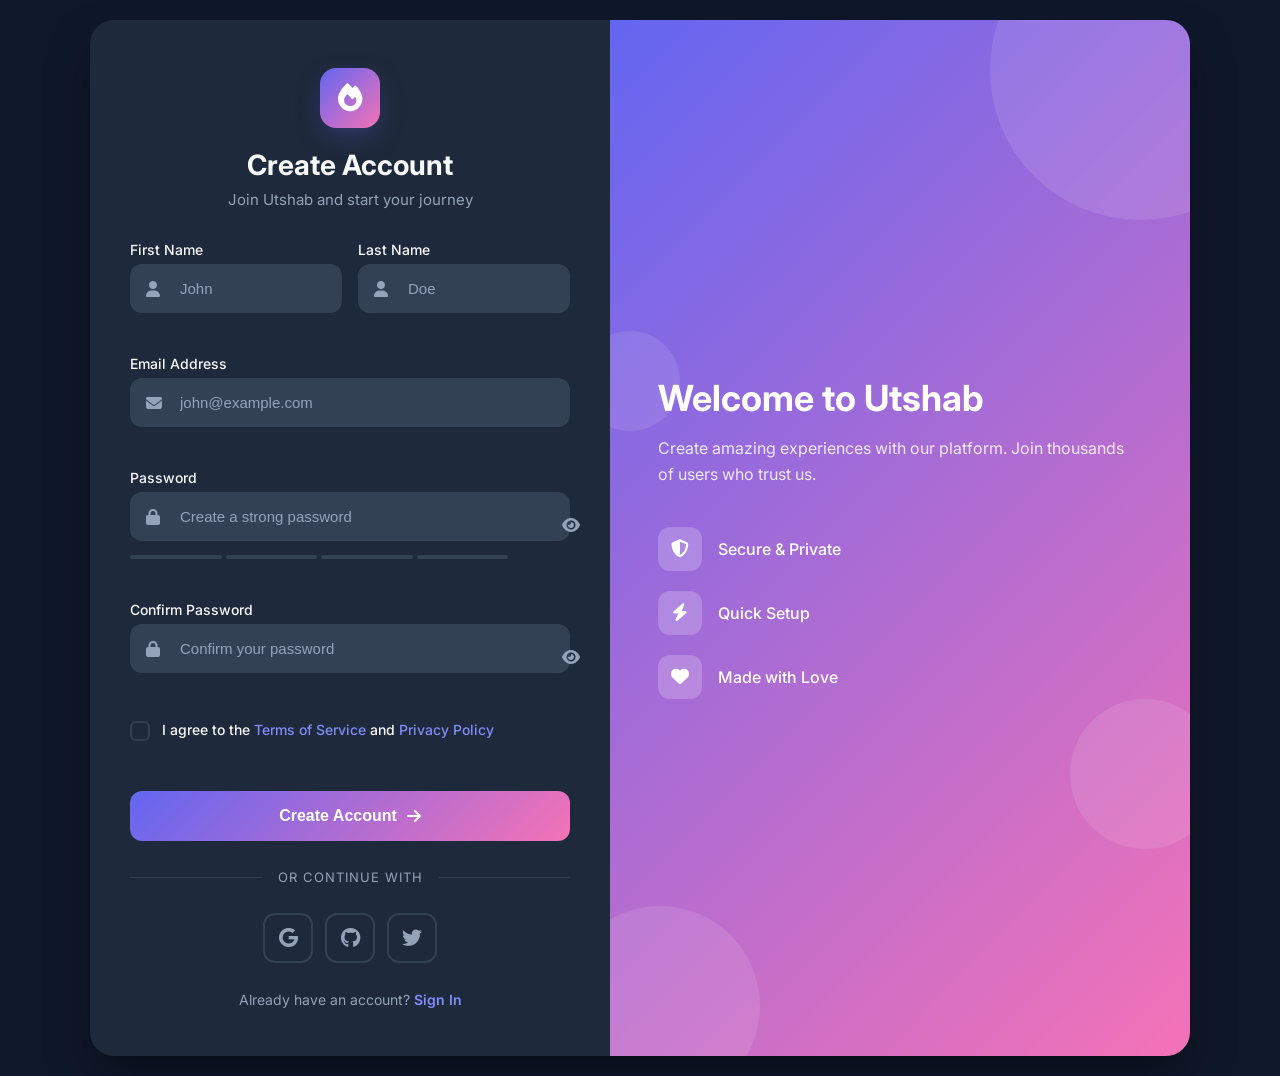
<file: Utshab/signup.html>
<!DOCTYPE html>
<html lang="en">
<head>
    <meta charset="UTF-8">
    <meta name="viewport" content="width=device-width, initial-scale=1.0">
    <title>Sign Up - Utshab</title>
    <link rel="stylesheet" href="signup.css">
    <link href="https://fonts.googleapis.com/css2?family=Inter:wght@400;500;600;700&display=swap" rel="stylesheet">
    <link rel="stylesheet" href="https://cdnjs.cloudflare.com/ajax/libs/font-awesome/6.4.0/css/all.min.css">
</head>
<body>
    <div class="container">
        <div class="signup-card">
            <div class="card-header">
                <div class="logo">
                    <i class="fas fa-fire"></i>
                </div>
                <h1>Create Account</h1>
                <p>Join Utshab and start your journey</p>
            </div>
            
            <form id="signupForm" class="signup-form">
                <div class="form-row">
                    <div class="form-group">
                        <label for="firstName">First Name</label>
                        <div class="input-wrapper">
                            <i class="fas fa-user"></i>
                            <input type="text" id="firstName" name="firstName" placeholder="John" required>
                        </div>
                        <span class="error-message"></span>
                    </div>
                    <div class="form-group">
                        <label for="lastName">Last Name</label>
                        <div class="input-wrapper">
                            <i class="fas fa-user"></i>
                            <input type="text" id="lastName" name="lastName" placeholder="Doe" required>
                        </div>
                        <span class="error-message"></span>
                    </div>
                </div>
                
                <div class="form-group">
                    <label for="email">Email Address</label>
                    <div class="input-wrapper">
                        <i class="fas fa-envelope"></i>
                        <input type="email" id="email" name="email" placeholder="john@example.com" required>
                    </div>
                    <span class="error-message"></span>
                </div>
                
                <div class="form-group">
                    <label for="password">Password</label>
                    <div class="input-wrapper">
                        <i class="fas fa-lock"></i>
                        <input type="password" id="password" name="password" placeholder="Create a strong password" required>
                        <button type="button" class="toggle-password" aria-label="Toggle password visibility">
                            <i class="fas fa-eye"></i>
                        </button>
                    </div>
                    <div class="password-strength" id="passwordStrength">
                        <div class="strength-bar">
                            <span class="strength-segment"></span>
                            <span class="strength-segment"></span>
                            <span class="strength-segment"></span>
                            <span class="strength-segment"></span>
                        </div>
                        <span class="strength-text"></span>
                    </div>
                    <span class="error-message"></span>
                </div>
                
                <div class="form-group">
                    <label for="confirmPassword">Confirm Password</label>
                    <div class="input-wrapper">
                        <i class="fas fa-lock"></i>
                        <input type="password" id="confirmPassword" name="confirmPassword" placeholder="Confirm your password" required>
                        <button type="button" class="toggle-password" aria-label="Toggle password visibility">
                            <i class="fas fa-eye"></i>
                        </button>
                    </div>
                    <span class="error-message"></span>
                </div>
                
                <div class="form-group checkbox-group">
                    <label class="checkbox-label">
                        <input type="checkbox" id="terms" name="terms" required>
                        <span class="checkmark"></span>
                        <span>I agree to the <a href="#">Terms of Service</a> and <a href="#">Privacy Policy</a></span>
                    </label>
                    <span class="error-message"></span>
                </div>
                
                <button type="submit" class="submit-btn">
                    <span>Create Account</span>
                    <i class="fas fa-arrow-right"></i>
                </button>
            </form>
            
            <div class="divider">
                <span>or continue with</span>
            </div>
            
            <div class="social-login">
                <button type="button" class="social-btn google">
                    <i class="fab fa-google"></i>
                </button>
                <button type="button" class="social-btn github">
                    <i class="fab fa-github"></i>
                </button>
                <button type="button" class="social-btn twitter">
                    <i class="fab fa-twitter"></i>
                </button>
            </div>
            
            <div class="card-footer">
                <p>Already have an account? <a href="#">Sign In</a></p>
            </div>
        </div>
        
        <div class="signup-visual">
            <div class="visual-content">
                <h2>Welcome to Utshab</h2>
                <p>Create amazing experiences with our platform. Join thousands of users who trust us.</p>
                <div class="features">
                    <div class="feature">
                        <i class="fas fa-shield-alt"></i>
                        <span>Secure & Private</span>
                    </div>
                    <div class="feature">
                        <i class="fas fa-bolt"></i>
                        <span>Quick Setup</span>
                    </div>
                    <div class="feature">
                        <i class="fas fa-heart"></i>
                        <span>Made with Love</span>
                    </div>
                </div>
            </div>
            <div class="floating-shapes">
                <div class="shape shape-1"></div>
                <div class="shape shape-2"></div>
                <div class="shape shape-3"></div>
                <div class="shape shape-4"></div>
            </div>
        </div>
    </div>
    
    <div class="toast" id="toast">
        <i class="fas fa-check-circle"></i>
        <span>Account created successfully!</span>
    </div>
    
    <script src="signup.js"></script>
</body>
</html>
</file>
<file: Utshab/signup.css>
* {
    margin: 0;
    padding: 0;
    box-sizing: border-box;
}

:root {
    --primary: #6366f1;
    --primary-dark: #4f46e5;
    --primary-light: #818cf8;
    --secondary: #f472b6;
    --background: #0f172a;
    --surface: #1e293b;
    --surface-light: #334155;
    --text-primary: #f8fafc;
    --text-secondary: #94a3b8;
    --error: #ef4444;
    --success: #22c55e;
    --warning: #f59e0b;
    --gradient: linear-gradient(135deg, var(--primary) 0%, var(--secondary) 100%);
}

body {
    font-family: 'Inter', -apple-system, BlinkMacSystemFont, sans-serif;
    background: var(--background);
    min-height: 100vh;
    display: flex;
    align-items: center;
    justify-content: center;
    padding: 20px;
    overflow-x: hidden;
}

.container {
    display: flex;
    max-width: 1100px;
    width: 100%;
    background: var(--surface);
    border-radius: 24px;
    overflow: hidden;
    box-shadow: 0 25px 50px -12px rgba(0, 0, 0, 0.5);
    animation: slideUp 0.6s ease-out;
}

@keyframes slideUp {
    from {
        opacity: 0;
        transform: translateY(30px);
    }
    to {
        opacity: 1;
        transform: translateY(0);
    }
}

.signup-card {
    flex: 1;
    padding: 48px 40px;
    max-width: 520px;
}

.card-header {
    text-align: center;
    margin-bottom: 32px;
}

.logo {
    width: 60px;
    height: 60px;
    background: var(--gradient);
    border-radius: 16px;
    display: flex;
    align-items: center;
    justify-content: center;
    margin: 0 auto 20px;
    font-size: 28px;
    color: white;
    box-shadow: 0 10px 30px -10px rgba(99, 102, 241, 0.5);
}

.card-header h1 {
    font-size: 28px;
    font-weight: 700;
    color: var(--text-primary);
    margin-bottom: 8px;
}

.card-header p {
    color: var(--text-secondary);
    font-size: 15px;
}

.signup-form {
    display: flex;
    flex-direction: column;
    gap: 20px;
}

.form-row {
    display: grid;
    grid-template-columns: 1fr 1fr;
    gap: 16px;
}

.form-group {
    display: flex;
    flex-direction: column;
    gap: 6px;
}

.form-group label {
    font-size: 14px;
    font-weight: 500;
    color: var(--text-primary);
}

.input-wrapper {
    position: relative;
    display: flex;
    align-items: center;
}

.input-wrapper i {
    position: absolute;
    left: 16px;
    color: var(--text-secondary);
    font-size: 16px;
    transition: color 0.3s;
}

.input-wrapper input {
    width: 100%;
    padding: 14px 16px 14px 48px;
    background: var(--surface-light);
    border: 2px solid transparent;
    border-radius: 12px;
    font-size: 15px;
    color: var(--text-primary);
    transition: all 0.3s;
    outline: none;
}

.input-wrapper input::placeholder {
    color: var(--text-secondary);
}

.input-wrapper input:focus {
    border-color: var(--primary);
    background: var(--surface);
    box-shadow: 0 0 0 4px rgba(99, 102, 241, 0.15);
}

.input-wrapper input:focus + i,
.input-wrapper:focus-within i:first-child {
    color: var(--primary);
}

.input-wrapper.error input {
    border-color: var(--error);
}

.input-wrapper.success input {
    border-color: var(--success);
}

.toggle-password {
    position: absolute;
    right: 16px;
    background: none;
    border: none;
    color: var(--text-secondary);
    cursor: pointer;
    padding: 4px;
    transition: color 0.3s;
}

.toggle-password:hover {
    color: var(--text-primary);
}

.error-message {
    font-size: 12px;
    color: var(--error);
    min-height: 16px;
    opacity: 0;
    transform: translateY(-5px);
    transition: all 0.3s;
}

.error-message.show {
    opacity: 1;
    transform: translateY(0);
}

.password-strength {
    display: flex;
    align-items: center;
    gap: 12px;
    margin-top: 8px;
}

.strength-bar {
    display: flex;
    gap: 4px;
    flex: 1;
}

.strength-segment {
    height: 4px;
    flex: 1;
    background: var(--surface-light);
    border-radius: 2px;
    transition: background 0.3s;
}

.strength-segment.active.weak {
    background: var(--error);
}

.strength-segment.active.fair {
    background: var(--warning);
}

.strength-segment.active.good {
    background: #22d3ee;
}

.strength-segment.active.strong {
    background: var(--success);
}

.strength-text {
    font-size: 12px;
    font-weight: 500;
    min-width: 50px;
    text-align: right;
}

.strength-text.weak { color: var(--error); }
.strength-text.fair { color: var(--warning); }
.strength-text.good { color: #22d3ee; }
.strength-text.strong { color: var(--success); }

.checkbox-group {
    margin-top: 4px;
}

.checkbox-label {
    display: flex;
    align-items: flex-start;
    gap: 12px;
    cursor: pointer;
    font-size: 14px;
    color: var(--text-secondary);
    line-height: 1.5;
}

.checkbox-label input[type="checkbox"] {
    display: none;
}

.checkmark {
    width: 20px;
    height: 20px;
    min-width: 20px;
    border: 2px solid var(--surface-light);
    border-radius: 6px;
    display: flex;
    align-items: center;
    justify-content: center;
    transition: all 0.3s;
    margin-top: 2px;
}

.checkbox-label input[type="checkbox"]:checked + .checkmark {
    background: var(--gradient);
    border-color: transparent;
}

.checkbox-label input[type="checkbox"]:checked + .checkmark::after {
    content: '\f00c';
    font-family: 'Font Awesome 6 Free';
    font-weight: 900;
    font-size: 12px;
    color: white;
}

.checkbox-label a {
    color: var(--primary-light);
    text-decoration: none;
    transition: color 0.3s;
}

.checkbox-label a:hover {
    color: var(--primary);
}

.submit-btn {
    display: flex;
    align-items: center;
    justify-content: center;
    gap: 10px;
    padding: 16px 24px;
    background: var(--gradient);
    border: none;
    border-radius: 12px;
    font-size: 16px;
    font-weight: 600;
    color: white;
    cursor: pointer;
    transition: all 0.3s;
    margin-top: 8px;
    position: relative;
    overflow: hidden;
}

.submit-btn::before {
    content: '';
    position: absolute;
    top: 0;
    left: -100%;
    width: 100%;
    height: 100%;
    background: linear-gradient(90deg, transparent, rgba(255, 255, 255, 0.2), transparent);
    transition: left 0.5s;
}

.submit-btn:hover {
    transform: translateY(-2px);
    box-shadow: 0 10px 30px -10px rgba(99, 102, 241, 0.5);
}

.submit-btn:hover::before {
    left: 100%;
}

.submit-btn:active {
    transform: translateY(0);
}

.submit-btn i {
    transition: transform 0.3s;
}

.submit-btn:hover i {
    transform: translateX(4px);
}

.divider {
    display: flex;
    align-items: center;
    gap: 16px;
    margin: 28px 0;
}

.divider::before,
.divider::after {
    content: '';
    flex: 1;
    height: 1px;
    background: var(--surface-light);
}

.divider span {
    font-size: 13px;
    color: var(--text-secondary);
    text-transform: uppercase;
    letter-spacing: 1px;
}

.social-login {
    display: flex;
    gap: 12px;
    justify-content: center;
}

.social-btn {
    width: 50px;
    height: 50px;
    border: 2px solid var(--surface-light);
    border-radius: 12px;
    background: transparent;
    color: var(--text-secondary);
    font-size: 20px;
    cursor: pointer;
    transition: all 0.3s;
    display: flex;
    align-items: center;
    justify-content: center;
}

.social-btn:hover {
    border-color: var(--primary);
    color: var(--primary);
    transform: translateY(-2px);
}

.social-btn.google:hover {
    border-color: #ea4335;
    color: #ea4335;
}

.social-btn.github:hover {
    border-color: #fff;
    color: #fff;
}

.social-btn.twitter:hover {
    border-color: #1da1f2;
    color: #1da1f2;
}

.card-footer {
    text-align: center;
    margin-top: 28px;
}

.card-footer p {
    color: var(--text-secondary);
    font-size: 14px;
}

.card-footer a {
    color: var(--primary-light);
    text-decoration: none;
    font-weight: 600;
    transition: color 0.3s;
}

.card-footer a:hover {
    color: var(--primary);
}

.signup-visual {
    flex: 1;
    background: var(--gradient);
    padding: 48px;
    display: flex;
    flex-direction: column;
    justify-content: center;
    position: relative;
    overflow: hidden;
}

.visual-content {
    position: relative;
    z-index: 1;
}

.visual-content h2 {
    font-size: 36px;
    font-weight: 700;
    color: white;
    margin-bottom: 16px;
    line-height: 1.2;
}

.visual-content p {
    font-size: 16px;
    color: rgba(255, 255, 255, 0.85);
    line-height: 1.6;
    margin-bottom: 40px;
}

.features {
    display: flex;
    flex-direction: column;
    gap: 20px;
}

.feature {
    display: flex;
    align-items: center;
    gap: 16px;
    color: white;
}

.feature i {
    width: 44px;
    height: 44px;
    background: rgba(255, 255, 255, 0.2);
    border-radius: 12px;
    display: flex;
    align-items: center;
    justify-content: center;
    font-size: 18px;
}

.feature span {
    font-size: 16px;
    font-weight: 500;
}

.floating-shapes {
    position: absolute;
    inset: 0;
    pointer-events: none;
}

.shape {
    position: absolute;
    border-radius: 50%;
    background: rgba(255, 255, 255, 0.1);
    animation: float 6s ease-in-out infinite;
}

.shape-1 {
    width: 300px;
    height: 300px;
    top: -100px;
    right: -100px;
    animation-delay: 0s;
}

.shape-2 {
    width: 200px;
    height: 200px;
    bottom: -50px;
    left: -50px;
    animation-delay: -2s;
}

.shape-3 {
    width: 150px;
    height: 150px;
    bottom: 20%;
    right: -30px;
    animation-delay: -4s;
}

.shape-4 {
    width: 100px;
    height: 100px;
    top: 30%;
    left: -30px;
    animation-delay: -3s;
}

@keyframes float {
    0%, 100% {
        transform: translateY(0) rotate(0deg);
    }
    50% {
        transform: translateY(-20px) rotate(5deg);
    }
}

.toast {
    position: fixed;
    bottom: 30px;
    left: 50%;
    transform: translateX(-50%) translateY(100px);
    background: var(--success);
    color: white;
    padding: 16px 28px;
    border-radius: 12px;
    display: flex;
    align-items: center;
    gap: 12px;
    font-size: 15px;
    font-weight: 500;
    box-shadow: 0 10px 30px -10px rgba(34, 197, 94, 0.5);
    opacity: 0;
    visibility: hidden;
    transition: all 0.4s cubic-bezier(0.68, -0.55, 0.265, 1.55);
    z-index: 1000;
}

.toast.show {
    transform: translateX(-50%) translateY(0);
    opacity: 1;
    visibility: visible;
}

.toast i {
    font-size: 20px;
}

@media (max-width: 900px) {
    .container {
        flex-direction: column;
        max-width: 500px;
    }

    .signup-card {
        max-width: none;
        padding: 36px 28px;
    }

    .signup-visual {
        display: none;
    }

    .form-row {
        grid-template-columns: 1fr;
    }
}

@media (max-width: 480px) {
    body {
        padding: 16px;
    }

    .signup-card {
        padding: 28px 20px;
    }

    .card-header h1 {
        font-size: 24px;
    }

    .logo {
        width: 52px;
        height: 52px;
        font-size: 24px;
    }

    .input-wrapper input {
        padding: 12px 14px 12px 44px;
        font-size: 14px;
    }

    .input-wrapper i {
        font-size: 14px;
        left: 14px;
    }

    .submit-btn {
        padding: 14px 20px;
        font-size: 15px;
    }

    .social-btn {
        width: 46px;
        height: 46px;
        font-size: 18px;
    }
}
</file>
